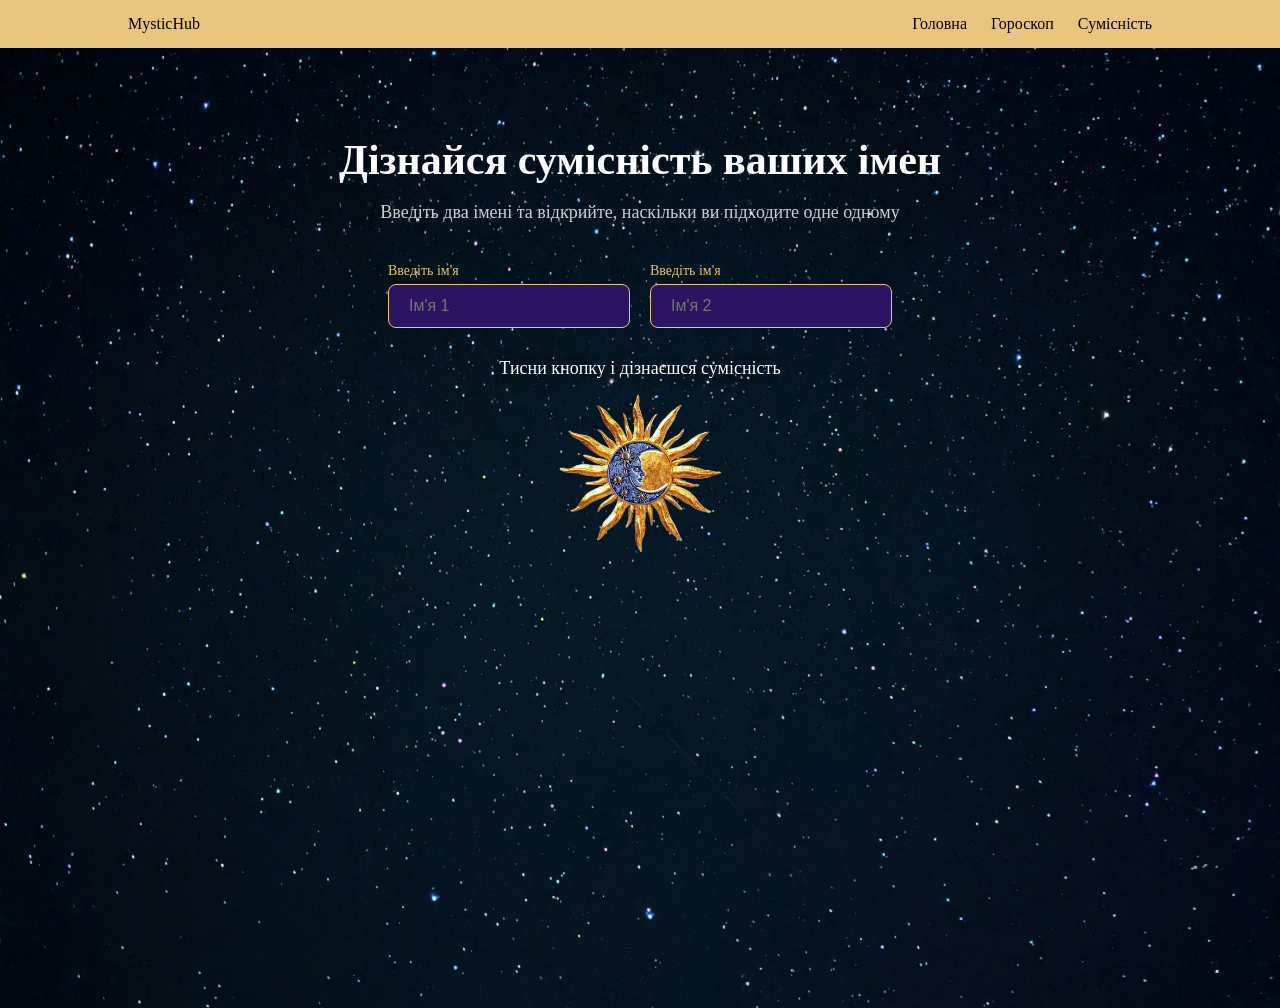
<file: index.html>
<!DOCTYPE html>
<html lang="en">
<head>
    <meta charset="UTF-8">
    <title>MysticHub</title>
    
    <!-- Підключаємо файл стилів із папки css -->
    <link rel="stylesheet" href="css/style.css">
</head>
<body>
    <!-- Верхня панель (Header) -->
    <header class="navbar">
        <div class="logo">MysticHub</div>
        <nav class="menu">
            <a href="#">Головна</a>
            <a href="#">Гороскоп</a>
            <a href="#">Сумісність</a>
        </nav>
    </header>

    <!-- Головний блок -->
    <main class="main-content">
        <h1>Дізнайся сумісність ваших імен</h1>
        <p class="subtitle">Введіть два імені та відкрийте, наскільки ви підходите одне одному</p>

        <div class="input-group">
            <div class="input-field">
                <label>Введіть ім'я</label>
                <input type="text" id="name1" placeholder="Ім'я 1">
            </div>
            <div class="input-field">
                <label>Введіть ім'я</label>
                <input type="text" id="name2" placeholder="Ім'я 2">
            </div>
        </div>

        <!-- Тепер текст — це просто підказка над кнопкою-сонцем -->
        <p class="click-hint">Тисни кнопку і дізнаєшся сумісність</p>

        <!-- Сонце тепер і є кнопкою -->
        <button class="sun-button" onclick="checkCompatibility()">
            <img src="assets/sun.png" alt="Sun">
        </button>
    </main>
</body>
</html>
</file>
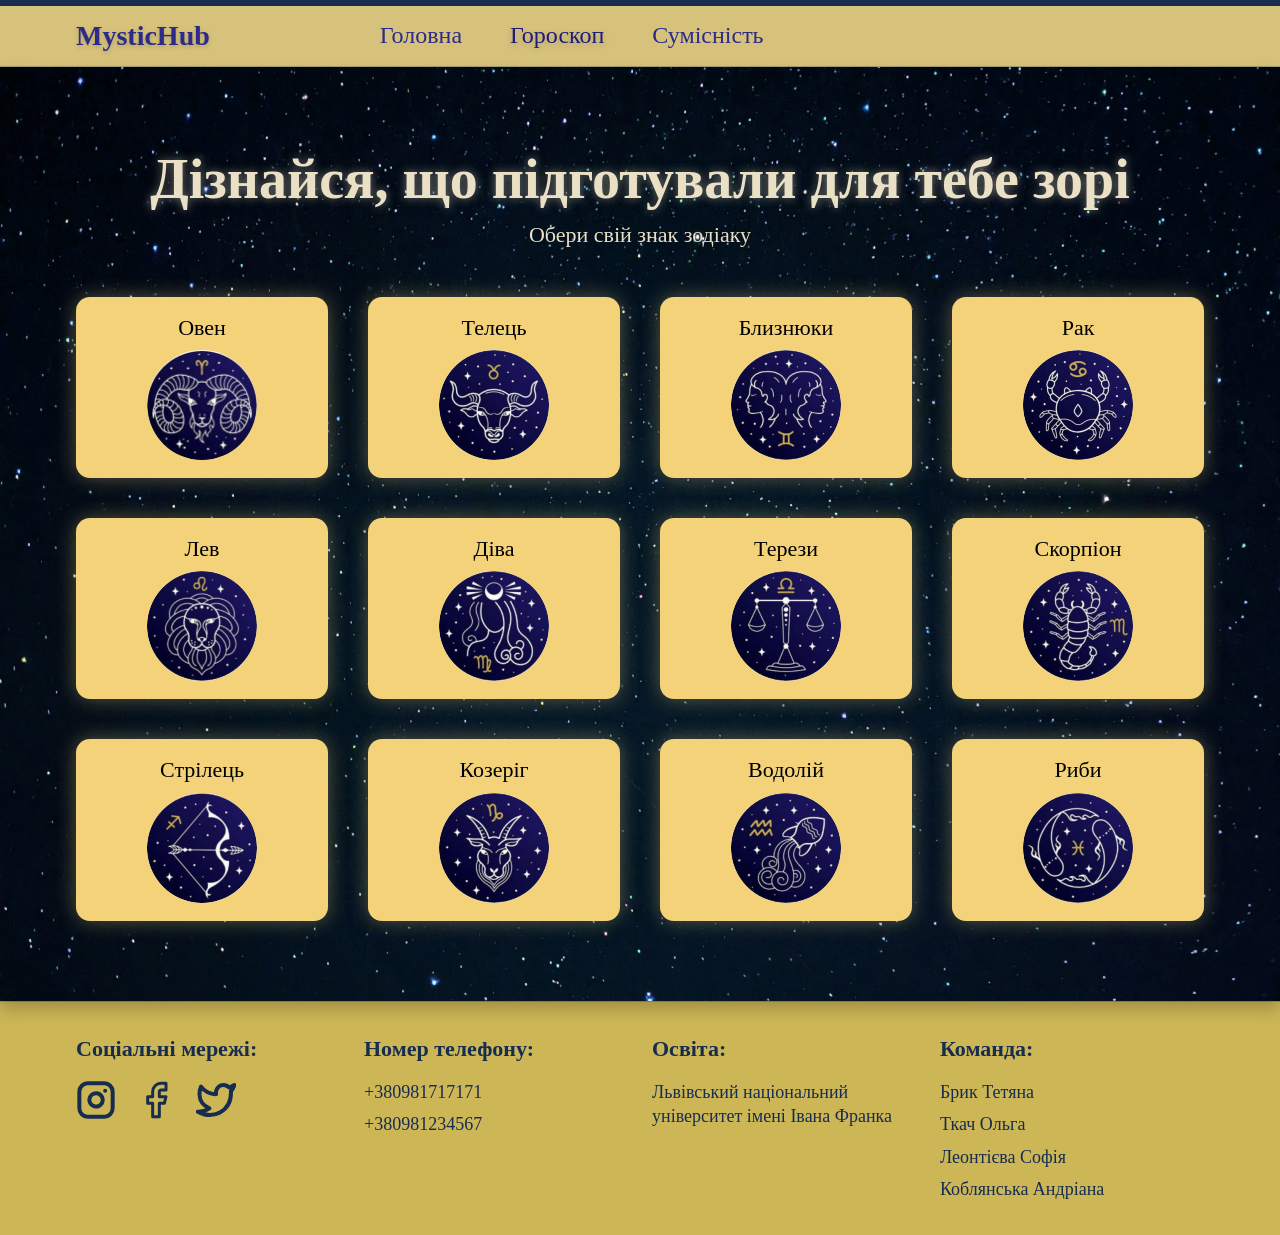
<file: horoscope.html>
<!DOCTYPE html>
<html lang="uk">
<head>
  <meta charset="UTF-8">
  <meta name="viewport" content="width=device-width, initial-scale=1.0">
  <title>MysticHub - Гороскоп</title>

  <link
    rel="stylesheet"
    href="https://cdnjs.cloudflare.com/ajax/libs/modern-normalize/3.0.1/modern-normalize.min.css"
  />

  <link rel="stylesheet" href="./css/styles.css">
</head>

<body>

<!-- HEADER -->
<header class="header-page">
  <div class="container header-container">

    <a href="./index.html" class="logo">MysticHub</a>

    <nav class="nav">
      <ul class="nav-list">
        <li>
          <a href="./index.html" class="nav-link">Головна</a>
        </li>

        <li>
          <a href="./horoscope.html" class="nav-link current">
            Гороскоп
          </a>
        </li>

        <li>
          <a href="./compatibility.html" class="nav-link">
            Сумісність
          </a>
        </li>
      </ul>
    </nav>

  </div>
</header>


<!-- MAIN -->
<main class="main-page">

  <section class="horoscope-section">

    <div class="container">

      <h1 class="horoscope-title">
        Дізнайся, що підготували для тебе зорі
      </h1>

      <p class="horoscope-subtitle">
        Обери свій знак зодіаку
      </p>

      <ul class="zodiac-grid">

        <li class="zodiac-card">
          <p>Овен</p>
          <img src="./images/aries.jpg" alt="Овен">
        </li>

        <li class="zodiac-card">
          <p>Телець</p>
          <img src="./images/taurus.jpg" alt="Телець">
        </li>

        <li class="zodiac-card">
          <p>Близнюки</p>
          <img src="./images/gemini.jpg" alt="Близнюки">
        </li>

        <li class="zodiac-card">
          <p>Рак</p>
          <img src="./images/cancer.jpg" alt="Рак">
        </li>

        <li class="zodiac-card">
          <p>Лев</p>
          <img src="./images/leo.jpg" alt="Лев">
        </li>

        <li class="zodiac-card">
          <p>Діва</p>
          <img src="./images/virgo.jpg" alt="Діва">
        </li>

        <li class="zodiac-card">
          <p>Терези</p>
          <img src="./images/libra.jpg" alt="Терези">
        </li>

        <li class="zodiac-card">
          <p>Скорпіон</p>
          <img src="./images/scorpio.jpg" alt="Скорпіон">
        </li>

        <li class="zodiac-card">
          <p>Стрілець</p>
          <img src="./images/sagittarius.jpg" alt="Стрілець">
        </li>

        <li class="zodiac-card">
          <p>Козеріг</p>
          <img src="./images/capricorn.jpg" alt="Козеріг">
        </li>

        <li class="zodiac-card">
          <p>Водолій</p>
          <img src="./images/aquarius.jpg" alt="Водолій">
        </li>

        <li class="zodiac-card">
          <p>Риби</p>
          <img src="./images/pisces.jpg" alt="Риби">
        </li>

      </ul>

    </div>

  </section>

</main>


<!-- FOOTER -->
<footer class="footer">

  <div class="container footer-container">

    <div class="footer-item">
      <h2 class="footer-title">Соціальні мережі:</h2>

      <ul class="social-list">

        <li class="social-item">
          <a href="#" class="social-link">
            <svg class="social-icon" width="40" height="40">
              <use href="./images/icons.svg#icon-Instagram"></use>
            </svg>
          </a>
        </li>

        <li class="social-item">
          <a href="#" class="social-link">
            <svg class="social-icon" width="40" height="40">
              <use href="./images/icons.svg#icon-Facebook"></use>
            </svg>
          </a>
        </li>

        <li class="social-item">
          <a href="#" class="social-link">
            <svg class="social-icon" width="40" height="40">
              <use href="./images/icons.svg#icon-Twitter"></use>
            </svg>
          </a>
        </li>

      </ul>
    </div>


    <div class="footer-item">
      <h2 class="footer-title">Номер телефону:</h2>

      <address class="footer-address">

        <ul class="footer-contact-list">
          <li>
            <a href="tel:+380981717171" class="footer-text">
              +380981717171
            </a>
          </li>

          <li>
            <a href="tel:+380981234567" class="footer-text">
              +380981234567
            </a>
          </li>
        </ul>

      </address>
    </div>


    <div class="footer-item">
      <h2 class="footer-title">Освіта:</h2>

      <p class="footer-text footer-center-text">
        Львівський національний університет імені Івана Франка
      </p>
    </div>


    <div class="footer-item">
      <h2 class="footer-title">Команда:</h2>

      <ul class="team-list">
        <li class="footer-text">Брик Тетяна</li>
        <li class="footer-text">Ткач Ольга</li>
        <li class="footer-text">Леонтієва Софія</li>
        <li class="footer-text">Коблянська Андріана</li>
      </ul>
    </div>

  </div>

</footer>

</body>
</html>
</file>
<file: css/style.css>
:root {
  --dark-bg: #0B0E14;
  --gold: #E7C57E;
  --purple: #2C1463;
  --light-gold: #F4D391;
  --main-bg: url('../assets/background.png'); /* Додаємо шлях сюди */
}

body {
  background-color: var(--dark-bg);
  background-image: var(--main-bg) !important;
  background-size: cover;
  background-position: center;
  background-attachment: fixed;
  background-repeat: no-repeat;
  color: white;
  text-align: center;
  margin: 0;
}

/* Стилізуємо шапку (золота смужка) */
.navbar {
    background-color: var(--gold);
    display: flex;
    justify-content: space-between;
    align-items: center;
    padding: 15px 10%;
    color: black;
}

.menu a {
    margin-left: 20px;
    text-decoration: none;
    color: black;
    font-weight: 500;
}

/* Головний контент */
.main-content {
    padding-top: 60px;
    min-height: 100vh;
}

h1 {
    font-size: 42px;
    margin-bottom: 10px;
}

.subtitle {
    font-size: 18px;
    opacity: 0.8;
    margin-bottom: 40px;
}
/* Стиль для контейнера з полями вводу */
.input-group {
    display: flex;
    justify-content: center;
    gap: 20px;
    margin-bottom: 30px;
}

.input-field {
    display: flex;
    flex-direction: column;
    align-items: flex-start;
}

.input-field label {
    font-size: 14px;
    color: var(--gold);
    margin-bottom: 5px;
}

/* Фіолетові інпути з Figma */
input[type="text"] {
    background-color: var(--purple);
    border: 1px solid var(--gold);
    border-radius: 8px;
    padding: 12px 20px;
    color: white;
    font-size: 16px;
    outline: none;
}

/* Велика золота кнопка */
.btn-check {
    background-color: var(--gold);
    color: black;
    border: none;
    padding: 15px 30px;
    border-radius: 25px;
    font-weight: bold;
    font-size: 18px;
    cursor: pointer;
    transition: transform 0.2s;
}

.btn-check:hover {
    transform: scale(1.05); /* Ефект при наведенні */
}

/* Декорація (Сонце) */
.sun-decoration {
    margin-top: 50px;
}

.sun-decoration img {
    width: 150px; /* Налаштуйте розмір під себе */
}
/* Текст-підказка */
.click-hint {
    font-size: 18px;
    margin-bottom: 15px;
    color: white; /* Змінили з золотистого на білий */
    font-weight: 500;
    text-shadow: 0 0 10px rgba(0, 0, 0, 0.5); /* Додамо легку тінь, щоб текст краще читався на зірках */
}

/* Кнопка-сонце */
.sun-button {
    background: none;
    border: none;
    padding: 0;
    cursor: pointer;
    transition: transform 0.3s ease, filter 0.3s ease;
    outline: none;
}

.sun-button img {
    width: 180px; /* Трохи збільшимо для зручності */
    display: block;
}

/* Ефекти при наведенні */
.sun-button:hover {
    transform: scale(1.1) rotate(5deg); /* Сонце трохи збільшується і повертається */
    filter: drop-shadow(0 0 15px var(--gold)); /* Додаємо сяйво */
}

.sun-button:active {
    transform: scale(0.95); /* Ефект натискання */
}
.one-horoscope-page {
    margin: 0;
    min-height: 100vh;
    background: url('/assets/background.png') center/cover no-repeat;
    font-family: Georgia, serif;
    color: #f4e7c5;
}

.one-horoscope-header {
    display: flex;
    justify-content: space-between;
    align-items: center;
    padding: 25px 80px;
    background-color: rgba(10, 10, 30, 0.85);
}

.one-horoscope-logo {
    font-size: 42px;
    font-weight: bold;
    text-decoration: none;
    color: #e7c76c;
}

.one-horoscope-nav {
    display: flex;
    gap: 40px;
}

.one-horoscope-nav a {
    color: #f4e7c5;
    text-decoration: none;
    font-size: 24px;
    transition: 0.3s;
}

.one-horoscope-nav a:hover {
    color: #e7c76c;
}

.one-horoscope-main {
    display: flex;
    justify-content: center;
    padding: 70px 20px;
}

.one-horoscope-section {
    width: 100%;
    max-width: 1100px;
}

.one-horoscope-top {
    display: flex;
    align-items: center;
    gap: 40px;
    margin-bottom: 50px;
}

.one-horoscope-icon {
    width: 250px;
    height: 250px;
    object-fit: cover;
    border-radius: 50%;
    border: 5px solid #e7c76c;
    box-shadow: 0 0 25px rgba(231, 199, 108, 0.6);
}

.one-horoscope-title {
    font-size: 72px;
    margin: 0;
    color: #f4e7c5;
}

.one-horoscope-date {
    font-size: 28px;
    margin-top: 10px;
    color: #e7c76c;
}

.one-horoscope-card {
    background-color: rgba(15, 15, 40, 0.85);
    border: 2px solid #e7c76c;
    border-radius: 30px;
    padding: 50px;
    line-height: 1.8;
    box-shadow: 0 0 25px rgba(0,0,0,0.5);
}

.prediction-text {
    font-size: 30px;
    text-align: center;
    color: #f4e7c5;
}

.one-horoscope-back {
    display: inline-block;
    margin-top: 40px;
    color: #e7c76c;
    text-decoration: none;
    font-size: 24px;
}

.one-horoscope-back:hover {
    text-decoration: underline;
}
</file>
<file: css/styles.css>
body {
  margin: 0;
  font-family: Georgia, serif;
  background-color: #e9e9e9;
}

h1,
h2,
h3,
p {
  margin: 0;
}

ul {
  margin: 0;
  padding: 0;
  list-style: none;
}

img {
  display: block;
  max-width: 100%;
  height: auto;
}

.container {
  width: 1158px;
  margin: 0 auto;
  padding: 0 15px;
}

/* ================= HEADER ================= */

.header-page {
  background-color: #d6c27a;
  border-top: 6px solid #162d50;
  border-bottom: 1px solid rgba(22, 45, 80, 0.25);
  box-shadow: 0 4px 10px rgba(0, 0, 0, 0.18);
}

.header-container {
  display: flex;
  align-items: center;
  padding-top: 14px;
  padding-bottom: 14px;
}

.logo {
  font-size: 28px;
  font-weight: 700;
  color: #2d2a8a;
  text-decoration: none;
  margin-right: 170px;
  text-shadow: 0 2px 4px rgba(0, 0, 0, 0.18);
  transition: color 250ms ease, text-shadow 250ms ease, transform 250ms ease;
}

.logo:hover,
.logo:focus {
  color: #221f7a;
  text-shadow: 0 4px 10px rgba(45, 42, 138, 0.28);
  transform: scale(1.03);
}

.nav-list {
  display: flex;
  gap: 48px;
}

.nav-link {
  text-decoration: none;
  color: #2d2a8a;
  font-size: 24px;
  font-weight: 500;
  transition: color 250ms ease, text-shadow 250ms ease;
}

.nav-link:hover,
.nav-link:focus,
.nav-link.current {
  color: #1f1c78;
  text-shadow: 0 2px 6px rgba(45, 42, 138, 0.22);
}

/* ================= MAIN / HERO ================= */

.main-page {
  background-color: #162d50;
  box-shadow: 0 8px 16px rgba(0, 0, 0, 0.22);
  position: relative;
  z-index: 1;
}

.hero-section {
  padding-top: 58px;
  padding-bottom: 70px;
  background-image: url("../images/img3.jpg");
  background-size: cover;
  background-position: center;
}

.hero-container {
  display: flex;
  align-items: center;
  justify-content: space-between;
  gap: 80px;
}

.card-wrapper {
  perspective: 1200px;
  width: 379px;
  height: 650px;
  flex-shrink: 0;
}

.fortune-card {
  position: relative;
  width: 100%;
  height: 100%;
  transform-style: preserve-3d;
  transition: transform 800ms ease;
  cursor: pointer;
}

.fortune-card.is-flipped {
  transform: rotateY(180deg);
}

.card-side {
  position: absolute;
  inset: 0;
  border-radius: 28px;
  overflow: hidden;
  backface-visibility: hidden;
  box-shadow: 0 0 35px rgba(214, 194, 122, 0.45);
}

.card-front {
  background-color: #162d50;
}

.card-image {
  width: 100%;
  height: 100%;
  object-fit: cover;
}

.card-back {
  transform: rotateY(180deg);
  background: linear-gradient(180deg, #243f69 0%, #162d50 100%);
  display: flex;
  align-items: center;
  justify-content: center;
  padding: 32px;
  border: 2px solid rgba(214, 194, 122, 0.55);
}

.prediction-text {
  font-size: 30px;
  line-height: 1.35;
  text-align: center;
  color: #d6c27a;
  text-shadow: 0 0 12px rgba(214, 194, 122, 0.4);
}

.hero-text-wrap {
  max-width: 560px;
  margin-left: auto;
}

.hero-title {
  font-size: 56px;
  line-height: 1.15;
  font-weight: 400;
  text-align: right;
  color: #d6c27a;
  text-shadow:
    0 0 8px rgba(214, 194, 122, 0.32),
    0 0 18px rgba(214, 194, 122, 0.18);
}


/* ================= FOOTER ================= */

.footer {
  background-color: #cdb656;
  padding-top: 34px;
  padding-bottom: 34px;
  border-top: 1px solid rgba(22, 45, 80, 0.25);
  box-shadow: 0 -4px 10px rgba(0, 0, 0, 0.12);
}

.footer-container {
  display: flex;
  justify-content: space-between;
  align-items: flex-start;
  gap: 24px;
}

.footer-item {
  width: calc((100% - 72px) / 4);
}

.footer-title {
  margin-bottom: 18px;
  font-size: 22px;
  line-height: 1.2;
  color: #162d50;
}

.footer-text {
  font-size: 18px;
  line-height: 1.35;
  color: #162d50;
  text-decoration: none;
}

.footer-address {
  font-style: normal;
}

.footer-contact-list li:not(:last-child),
.team-list li:not(:last-child) {
  margin-bottom: 8px;
}

.social-list {
  display: flex;
  gap: 20px;
  align-items: center;
  justify-content: flex-start;
}

.social-link {
  display: flex;
  align-items: center;
  justify-content: center;
}

.social-icon {
  stroke: #162d50;
  fill: none;
  transition: stroke 250ms ease;
}

.social-link:hover .social-icon,
.social-link:focus .social-icon {
  fill: #ffffff;
}

.footer-center-text {
  max-width: 250px;
}



/* ================= HOROSCOPE PAGE ================= */

.horoscope-section {
  padding-top: 80px;
  padding-bottom: 80px;

  background-image: url("../images/img3.jpg");
  background-size: cover;
  background-position: center;
}

.horoscope-title {
  font-size: 56px;
  color: #e9e0c6;
  text-align: center;
  margin-bottom: 10px;

  text-shadow: 0 0 10px rgba(233, 224, 198, 0.5);
}

.horoscope-subtitle {
  text-align: center;
  font-size: 22px;
  color: #e9e0c6;
  margin-bottom: 50px;
}

.zodiac-grid {
  display: grid;

  grid-template-columns: repeat(4, 1fr);

  gap: 40px;
}

.zodiac-card {
  background: #f3d27a;
  border-radius: 14px;

  text-align: center;

  padding: 18px;

  box-shadow:
    0 0 20px rgba(214, 194, 122, 0.4);

  transition: transform 250ms ease,
              box-shadow 250ms ease;
}

.zodiac-card:hover {
  transform: translateY(-6px);

  box-shadow:
    0 0 30px rgba(214, 194, 122, 0.7);
}

.zodiac-card p {
  font-size: 22px;
  margin-bottom: 10px;
}

.zodiac-card img {
  width: 110px;
  height: 110px;
  margin: 0 auto;

  border-radius: 50%;
  object-fit: cover;
  display: block;
}
</file>
